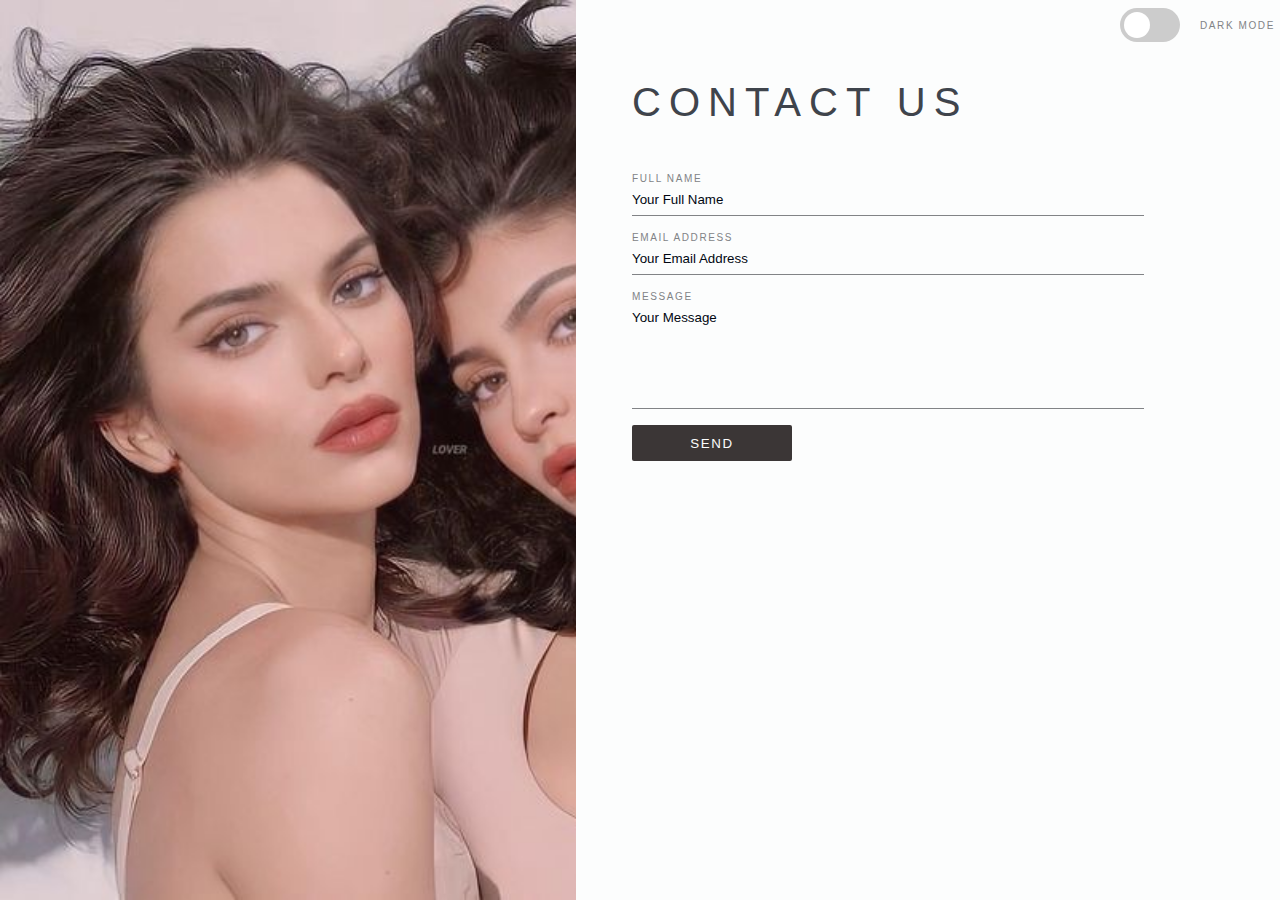
<file: contact1.html>
<!DOCTYPE html>
<html lang="en">
<head>
    <meta charset="UTF-8" />
    <title>Contact Page</title>

    <link rel="stylesheet" href="style.css">
    
	
</head>
    
<body>

<div class="contact-container">
  <div class="left-col">
  </div>
  <div class="right-col">
    <div class="theme-switch-wrapper">
    <label class="theme-switch" for="checkbox">
        <input type="checkbox" id="checkbox" />
        <div class="slider round"></div>
  </label>
  <div class="description">Dark Mode</div>
</div>
    
    <h1>Contact us</h1>
    
    <form id="contact-form" method="post">
      <label for="name">Full name</label>
  <input type="text" id="name" name="name" placeholder="Your Full Name" required>
      <label for="email">Email Address</label>
  <input type="email" id="email" name="email" placeholder="Your Email Address" required>
      <label for="message">Message</label>
  <textarea rows="6" placeholder="Your Message" id="message" name="message" required></textarea>
      <button type="submit" id="submit" name="submit">Send</button>
  
</form>
<div id="error"></div>
<div id="success-msg"></div>
  </div>
</div>
    <script  src="script.js"></script>
    	</body>
</html>
</file>
<file: style.css>
:root {
  --primary-color: #010712;
  --secondary-color: #818386;
  --bg-color: #FCFDFD;
  --button-color: #3B3636;
  --h1-color: #3F444C;
}

[data-theme="dark"] {
  --primary-color: #FCFDFD;
  --secondary-color: #818386;
  --bg-color: #010712;
  --button-color: #818386;
  --h1-color: #FCFDFD;
}

* {
  margin: 0;
  box-sizing: border-box;
  transition: all 0.3s ease-in-out;
}

.contact-container {
  display: flex;
  width: 100vw;
  height: 100vh;
  background: var(--bg-color);
}

.left-col {
  width: 45vw;
  height: 100%;
  background-image: url("model2.jpg");
  background-size: cover;
  background-repeat: no-repeat;
}

.right-col {
  background: var(--bg-color);
  width: 50vw;
  height: 100vh;
  padding: 5rem 3.5rem;
}

h1, label, button, .description {
  font-family: 'Jost', sans-serif;
  font-weight: 400;
  letter-spacing: 0.1rem;
}

h1 {
  color:var(--h1-color);
  text-transform: uppercase;
  font-size: 2.5rem;
  letter-spacing: 0.5rem;
  font-weight: 300;
}

p {
  color: var(--secondary-color);
  font-size: 0.9rem;
  letter-spacing: 0.01rem;
  width: 40vw;
  margin: 0.25rem 0;
}

label, .description {
  color: var(--secondary-color);
  text-transform: uppercase;
  font-size: 0.625rem;
}

form {
  width: 31.25rem;
  position: relative;
  margin-top: 2rem;
  padding: 1rem 0;
}

input, textarea, label {
  width: 40vw;
  display: block;
}

p, placeholder, input, textarea {
  font-family: 'Helvetica Neue', sans-serif;
}

input::placeholder, textarea::placeholder {
  color: var(--primary-color);
}

input, textarea {
  color: var(--primary-color);
  font-weight: 500;
  background: var(--bg-color);
  border: none;
  border-bottom: 1px solid var(--secondary-color);
  padding: 0.5rem 0;
  margin-bottom: 1rem;
  outline: none;
}

textarea {
  resize: none;
}

button {
  text-transform: uppercase;
  font-weight: 300;
  background: var(--button-color);
  color: var(--bg-color);
  width: 10rem;
  height: 2.25rem;
  border: none;
  border-radius: 2px;
  outline: none;
  cursor: pointer;
}

input:hover, textarea:hover, button:hover {
  opacity: 0.5;
}

button:active {
  opacity: 0.8;
}

/* Toggle Switch */

.theme-switch-wrapper {
  display: flex;
  align-items: center;
  text-align: center;
  width: 160px;
  position: absolute;
  top: 0.5rem;
  right: 0;
}

.description {
    margin-left: 1.25rem;
  }

.theme-switch {
  display: inline-block;
  height: 34px;
  position: relative;
  width: 60px;
}

.theme-switch input {
  display:none;
}

.slider {
  background-color: #ccc;
  bottom: 0;
  cursor: pointer;
  left: 0;
  position: absolute;
  right: 0;
  top: 0;
  transition: .4s;
}

.slider:before {
  background-color: #fff;
  bottom: 0.25rem;
  content: "";
  width: 26px;
  height: 26px;
  left: 0.25rem;
  position: absolute;
  transition: .4s;
}

input:checked + .slider {
  background-color: var(--button-color);
}

input:checked + .slider:before {
  transform: translateX(26px);
}

.slider.round {
  border-radius: 34px;
}

.slider.round:before {
  border-radius: 50%;
}

#error, #success-msg {
  width: 40vw;
  margin: 0.125rem 0;
  font-size: 0.75rem;
  text-transform: uppercase;
  font-family: 'Jost';
  color: var(--secondary-color);
  }


  #success-msg {
  transition-delay: 3s;
  }

@media only screen and (max-width: 950px) {
  .logo {
    width: 8rem;
  }
  h1 {
    font-size: 1.75rem;
  }
  p {
    font-size: 0.7rem;
  }
  input, textarea, button {
    font-size: 0.65rem;
  }
  .description {
    font-size: 0.3rem;
    margin-left: 0.4rem;
  }
  button {
    width: 7rem;
  }
  .theme-switch-wrapper {
    width: 120px;
  }
  .theme-switch {
  height: 28px;
  width: 50px;
}

.theme-switch input {
  display:none;
}

.slider:before {
  background-color: #fff;
  bottom: 0.25rem;
  content: "";
  width: 20px;
  height: 20px;
  left: 0.25rem;
  position: absolute;
  transition: .4s;
}
  input:checked + .slider:before {
  transform: translateX(16px);
}

.slider.round {
  border-radius: 15px;
}

.slider.round:before {
  border-radius: 50%;
}

}
</file>
